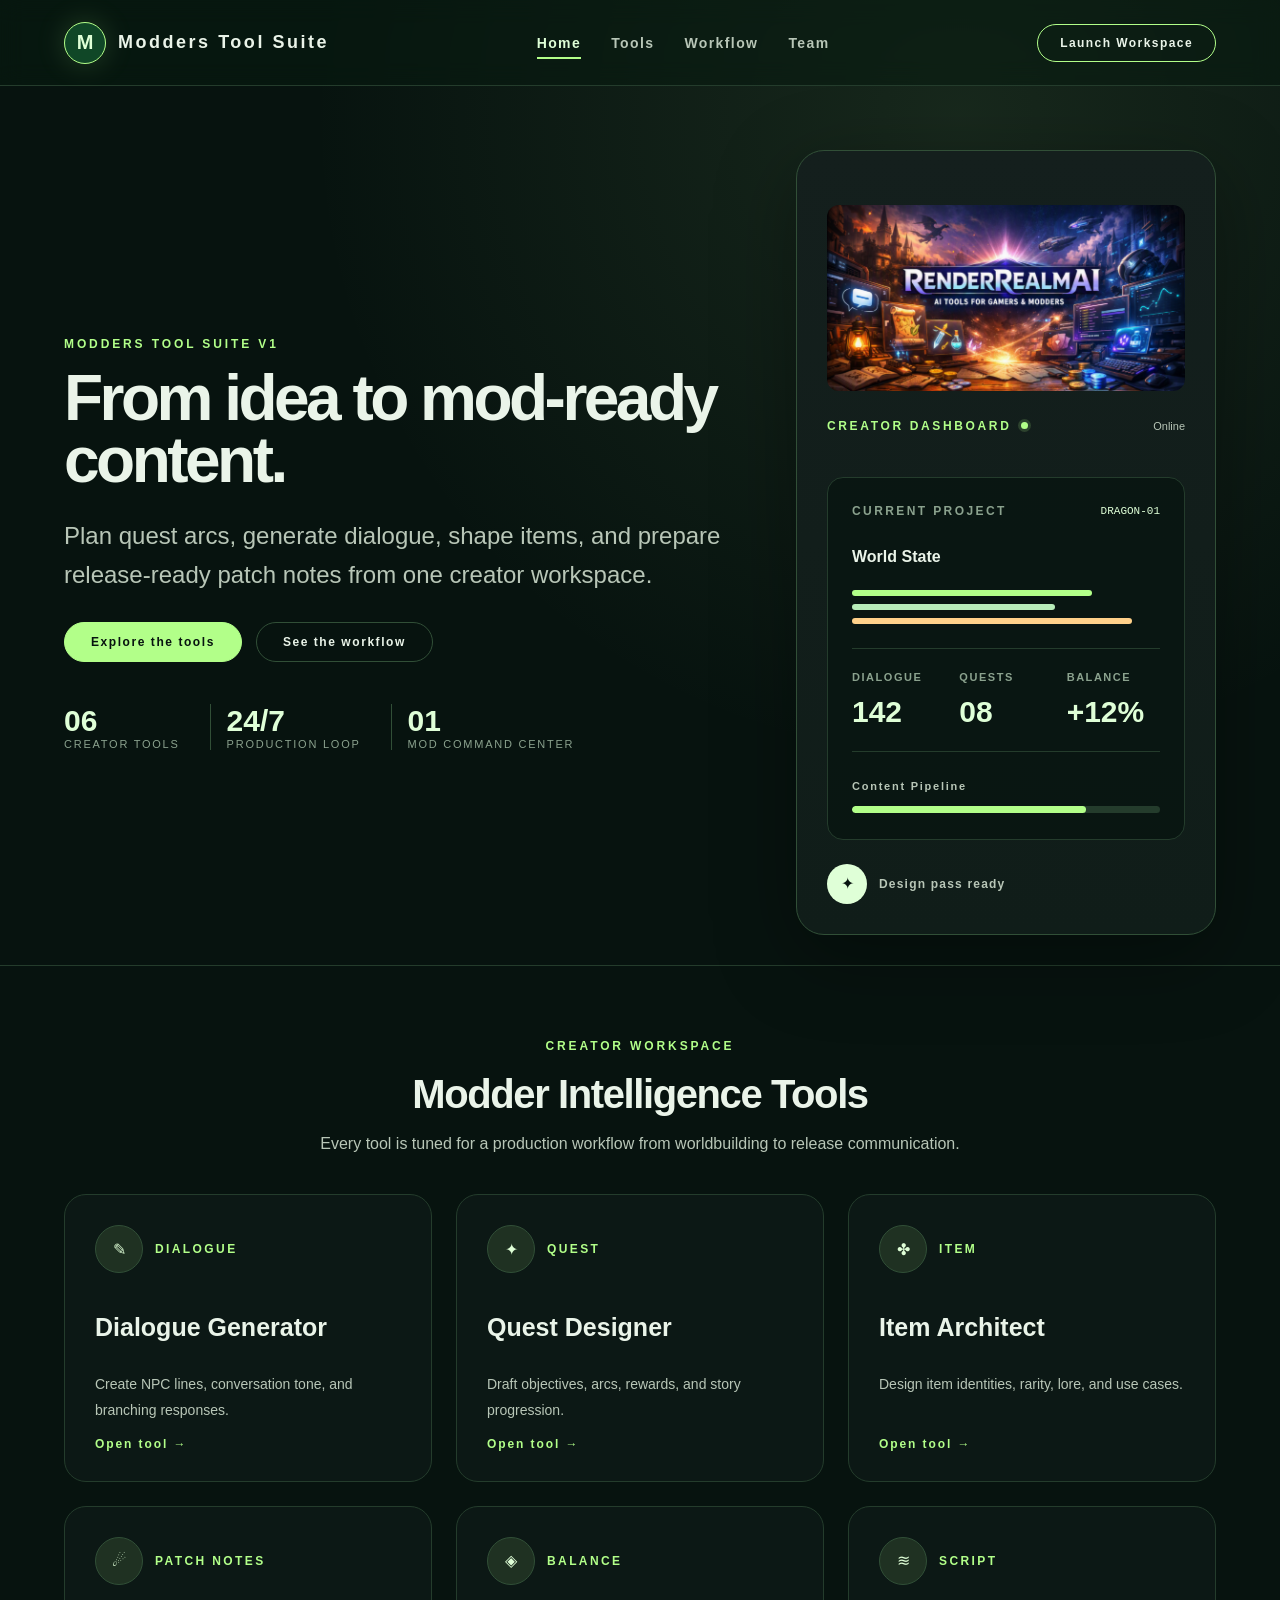
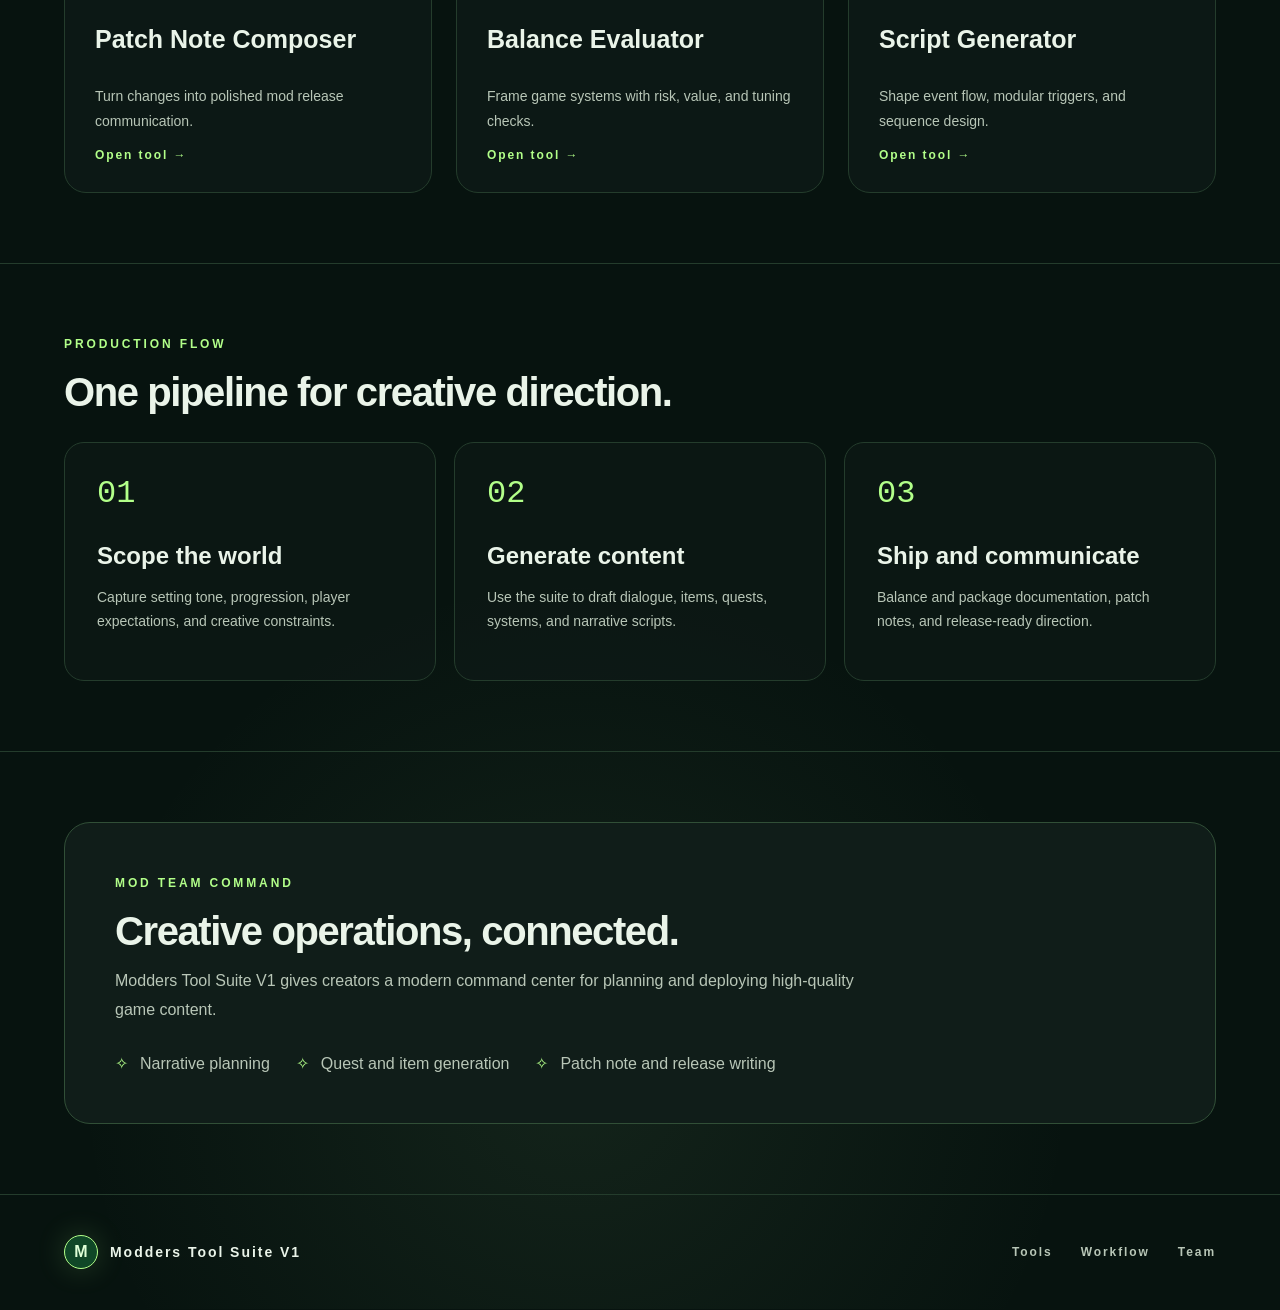
<file: frontend/index.html>
<!DOCTYPE html>
<html lang="en">
<head>
  <meta charset="UTF-8" />
  <meta name="viewport" content="width=device-width, initial-scale=1.0" />
  <title>Modders Tool Suite V1</title>
  <link rel="stylesheet" href="styles/main.css" />
</head>
<body>
  <div class="site-wrapper">
    <header class="site-header">
      <a class="brand" href="index.html">
        <span class="brand-icon">M</span>
        <span class="brand-text">Modders Tool Suite</span>
      </a>
      <nav class="main-nav">
        <a class="nav-link active" href="index.html">Home</a>
        <a class="nav-link" href="#tools">Tools</a>
        <a class="nav-link" href="#workflow">Workflow</a>
        <a class="nav-link" href="#team">Team</a>
      </nav>
      <a class="nav-cta" href="#tools">Launch Workspace</a>
    </header>

    <main>
      <section class="hero home-hero">
        <div class="hero-copy">
          <div class="section-kicker">Modders Tool Suite V1</div>
          <h1>From idea to mod-ready content.</h1>
          <p class="hero-lede">
            Plan quest arcs, generate dialogue, shape items, and prepare release-ready patch notes from one creator workspace.
          </p>
          <div class="hero-actions">
            <a class="button button-primary" href="#tools">Explore the tools</a>
            <a class="button button-secondary" href="#workflow">See the workflow</a>
          </div>
          <div class="hero-stats">
            <div class="stat-card">
              <span class="stat-value">06</span>
              <span class="stat-label">Creator tools</span>
            </div>
            <div class="stat-card">
              <span class="stat-value">24/7</span>
              <span class="stat-label">Production loop</span>
            </div>
            <div class="stat-card">
              <span class="stat-value">01</span>
              <span class="stat-label">Mod command center</span>
            </div>
          </div>
        </div>

        <aside class="hero-aside">
          <div class="hero-panel">
            <img src="/frontend/assets/home-hero.png" class="hero-img" />
            <div class="panel-top">
              <span class="panel-title">Creator Dashboard</span>
              <span class="status-dot"></span>
              <span class="panel-state">Online</span>
            </div>
            <div class="dashboard-card">
              <div class="dashboard-head">
                <span class="dashboard-heading">Current Project</span>
                <span class="dashboard-code">DRAGON-01</span>
              </div>
              <div class="project-preview">
                <span class="project-line">World State</span>
                <span class="project-bars">
                  <span style="width:78%;"></span>
                  <span style="width:66%;"></span>
                  <span style="width:91%;"></span>
                </span>
              </div>
              <div class="project-grid">
                <div>
                  <span class="mini-label">Dialogue</span>
                  <span class="mini-value">142</span>
                </div>
                <div>
                  <span class="mini-label">Quests</span>
                  <span class="mini-value">08</span>
                </div>
                <div>
                  <span class="mini-label">Balance</span>
                  <span class="mini-value">+12%</span>
                </div>
              </div>
              <div class="progress-wrap">
                <span class="progress-label">Content Pipeline</span>
                <div class="progress-bar">
                  <span class="progress-fill" style="width:76%;"></span>
                </div>
              </div>
            </div>
            <div class="floating-badge">
              <span class="badge-icon">✦</span>
              <span class="badge-copy">Design pass ready</span>
            </div>
          </div>
        </aside>
      </section>

      <section class="section tools-section" id="tools">
        <div class="section-heading centered">
          <span class="section-kicker">Creator Workspace</span>
          <h2>Modder Intelligence Tools</h2>
          <p>Every tool is tuned for a production workflow from worldbuilding to release communication.</p>
        </div>

        <div class="tool-grid">
          <article class="tool-card">
            <a class="tool-link" href="tools/dialogue.html">
              <span class="tool-card-top">
                <span class="tool-icon">✎</span>
                <span class="tool-category">Dialogue</span>
              </span>
              <h3>Dialogue Generator</h3>
              <p>Create NPC lines, conversation tone, and branching responses.</p>
              <span class="tool-arrow">Open tool →</span>
            </a>
          </article>

          <article class="tool-card">
            <a class="tool-link" href="tools/quest.html">
              <span class="tool-card-top">
                <span class="tool-icon">✦</span>
                <span class="tool-category">Quest</span>
              </span>
              <h3>Quest Designer</h3>
              <p>Draft objectives, arcs, rewards, and story progression.</p>
              <span class="tool-arrow">Open tool →</span>
            </a>
          </article>

          <article class="tool-card">
            <a class="tool-link" href="tools/item.html">
              <span class="tool-card-top">
                <span class="tool-icon">✤</span>
                <span class="tool-category">Item</span>
              </span>
              <h3>Item Architect</h3>
              <p>Design item identities, rarity, lore, and use cases.</p>
              <span class="tool-arrow">Open tool →</span>
            </a>
          </article>

          <article class="tool-card">
            <a class="tool-link" href="tools/patchnotes.html">
              <span class="tool-card-top">
                <span class="tool-icon">☄</span>
                <span class="tool-category">Patch Notes</span>
              </span>
              <h3>Patch Note Composer</h3>
              <p>Turn changes into polished mod release communication.</p>
              <span class="tool-arrow">Open tool →</span>
            </a>
          </article>

          <article class="tool-card">
            <a class="tool-link" href="tools/balance.html">
              <span class="tool-card-top">
                <span class="tool-icon">◈</span>
                <span class="tool-category">Balance</span>
              </span>
              <h3>Balance Evaluator</h3>
              <p>Frame game systems with risk, value, and tuning checks.</p>
              <span class="tool-arrow">Open tool →</span>
            </a>
          </article>

          <article class="tool-card">
            <a class="tool-link" href="tools/script.html">
              <span class="tool-card-top">
                <span class="tool-icon">≋</span>
                <span class="tool-category">Script</span>
              </span>
              <h3>Script Generator</h3>
              <p>Shape event flow, modular triggers, and sequence design.</p>
              <span class="tool-arrow">Open tool →</span>
            </a>
          </article>
        </div>
      </section>

      <section class="section workflow-section" id="workflow">
        <div class="section-heading">
          <span class="section-kicker">Production Flow</span>
          <h2>One pipeline for creative direction.</h2>
        </div>
        <div class="workflow-grid">
          <div class="workflow-step">
            <span class="flow-index">01</span>
            <h3>Scope the world</h3>
            <p>Capture setting tone, progression, player expectations, and creative constraints.</p>
          </div>
          <div class="workflow-step">
            <span class="flow-index">02</span>
            <h3>Generate content</h3>
            <p>Use the suite to draft dialogue, items, quests, systems, and narrative scripts.</p>
          </div>
          <div class="workflow-step">
            <span class="flow-index">03</span>
            <h3>Ship and communicate</h3>
            <p>Balance and package documentation, patch notes, and release-ready direction.</p>
          </div>
        </div>
      </section>

      <section class="section team-section" id="team">
        <div class="team-panel">
          <div class="section-heading">
            <span class="section-kicker">Mod Team Command</span>
            <h2>Creative operations, connected.</h2>
            <p>
              Modders Tool Suite V1 gives creators a modern command center for planning and deploying high-quality game content.
            </p>
          </div>
          <div class="feature-list">
            <div class="feature-row">
              <span class="feature-icon">✧</span>
              <span class="feature-copy">Narrative planning</span>
            </div>
            <div class="feature-row">
              <span class="feature-icon">✧</span>
              <span class="feature-copy">Quest and item generation</span>
            </div>
            <div class="feature-row">
              <span class="feature-icon">✧</span>
              <span class="feature-copy">Patch note and release writing</span>
            </div>
          </div>
        </div>
      </section>
    </main>

    <footer class="site-footer">
      <div class="footer-brand">
        <span class="brand-icon small">M</span>
        <span class="brand-text">Modders Tool Suite V1</span>
      </div>
      <div class="footer-links">
        <a href="#tools">Tools</a>
        <a href="#workflow">Workflow</a>
        <a href="#team">Team</a>
      </div>
    </footer>
  </div>
</body>
</html>
</file>
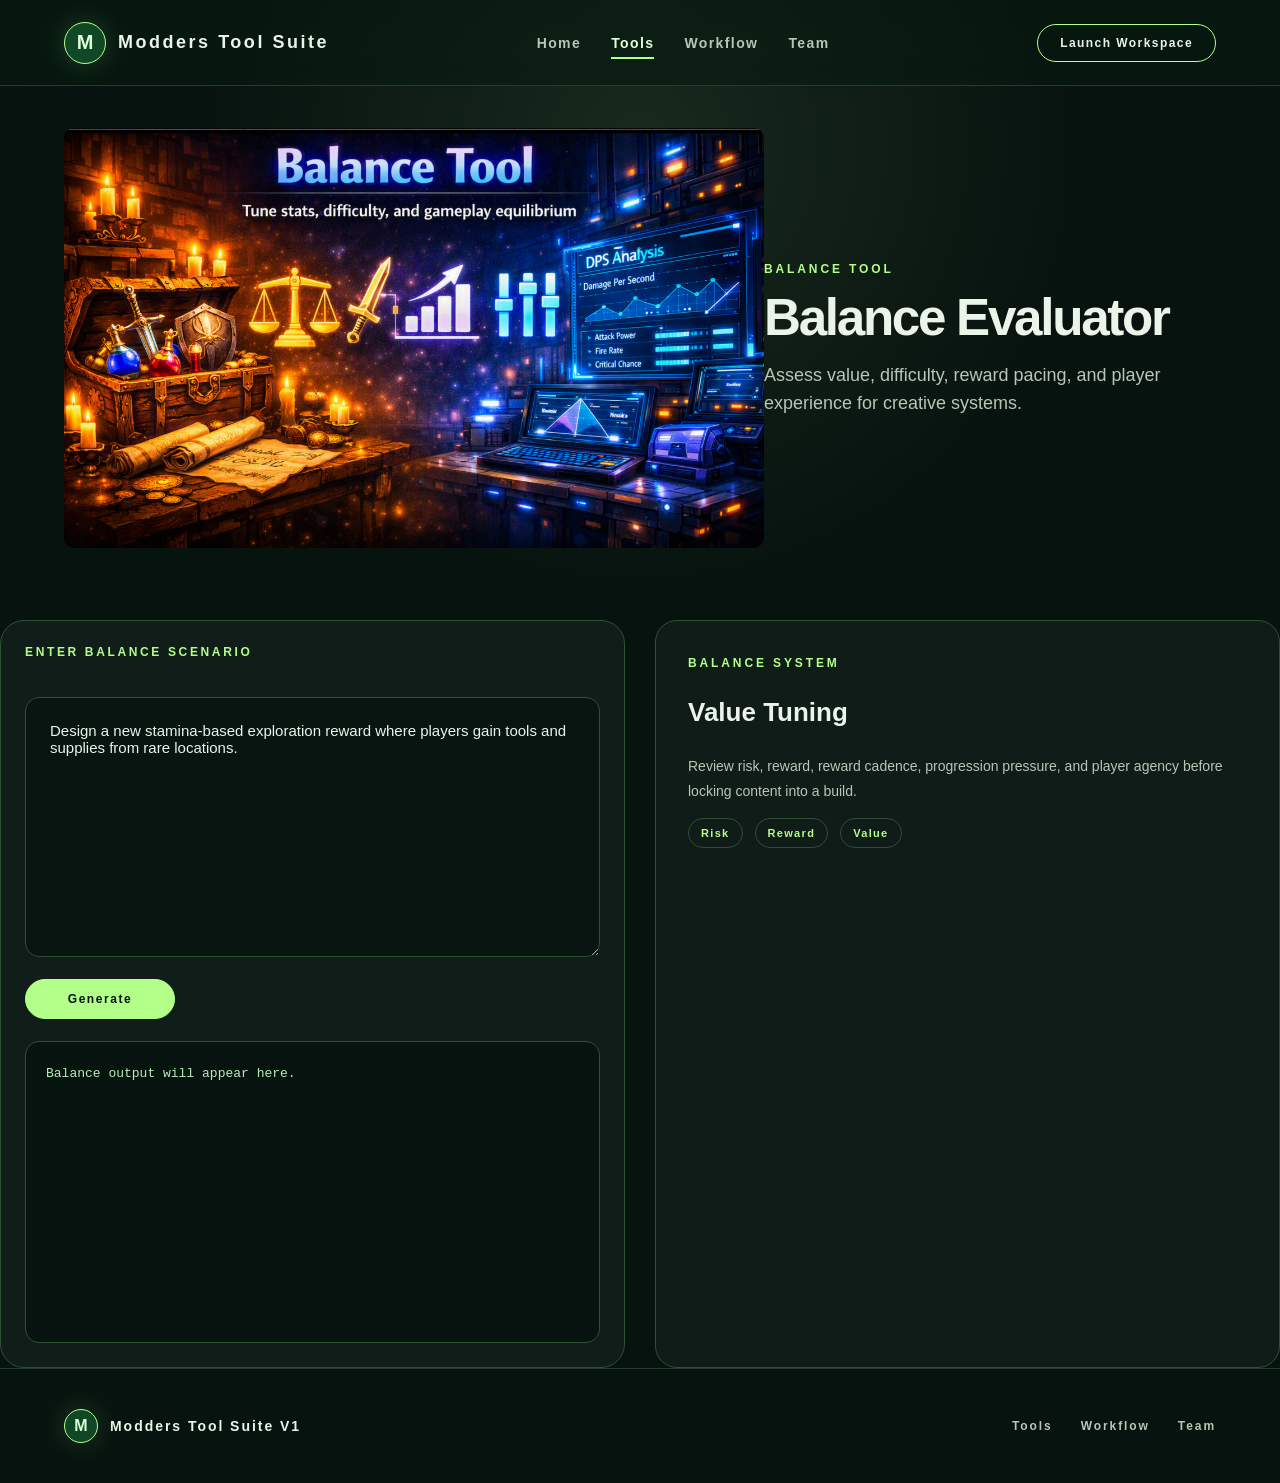
<file: frontend/tools/balance.html>
<!DOCTYPE html>
<html lang="en">
<head>
  <meta charset="UTF-8" />
  <meta name="viewport" content="width=device-width, initial-scale=1.0" />
  <title>Balance Evaluator</title>
  <link rel="stylesheet" href="../styles/main.css" />
</head>
<body class="tool-page">
  <div class="site-wrapper">
    <header class="site-header">
      <a class="brand" href="../index.html">
        <span class="brand-icon">M</span>
        <span class="brand-text">Modders Tool Suite</span>
      </a>
      <nav class="main-nav">
        <a class="nav-link" href="../index.html">Home</a>
        <a class="nav-link active" href="../index.html#tools">Tools</a>
        <a class="nav-link" href="../index.html#workflow">Workflow</a>
        <a class="nav-link" href="../index.html#team">Team</a>
      </nav>
      <a class="nav-cta" href="../index.html#tools">Launch Workspace</a>
    </header>

    <main class="tool-page-wrap">
      <section class="tool-hero-section">
        <img src="/frontend/assets/balance-hero.png" class="tool-hero">
        <div class="hero-copy">
          <span class="section-kicker">Balance Tool</span>
          <h1>Balance Evaluator</h1>
          <p class="hero-lede">Assess value, difficulty, reward pacing, and player experience for creative systems.</p>
        </div>
      </section>

      <section class="tool-layout">
        <section class="tool-form-wrap">
          <label class="form-label" for="prompt">Enter balance scenario</label>
          <div class="tool-form">
            <textarea id="prompt" placeholder="Describe a combat, quest, economy, or gameplay system you want to assess.">Design a new stamina-based exploration reward where players gain tools and supplies from rare locations.</textarea>
            <div class="form-actions">
              <button class="button button-primary" id="generate">Generate</button>
            </div>
          </div>
          <div class="output-panel">
            <pre id="output">Balance output will appear here.</pre>
          </div>
        </section>

        <aside class="tool-side-card">
          <span class="section-kicker">Balance System</span>
          <h3>Value Tuning</h3>
          <p>Review risk, reward, reward cadence, progression pressure, and player agency before locking content into a build.</p>
          <div class="side-meta">
            <span>Risk</span>
            <span>Reward</span>
            <span>Value</span>
          </div>
        </aside>
      </section>
    </main>

    <footer class="site-footer">
      <div class="footer-brand">
        <span class="brand-icon small">M</span>
        <span class="brand-text">Modders Tool Suite V1</span>
      </div>
      <div class="footer-links">
        <a href="../index.html#tools">Tools</a>
        <a href="../index.html#workflow">Workflow</a>
        <a href="../index.html#team">Team</a>
      </div>
    </footer>
  </div>

  <script>
    const generateButton = document.getElementById('generate');
    const promptInput = document.getElementById('prompt');
    const output = document.getElementById('output');

    generateButton.addEventListener('click', async () => {
      const prompt = promptInput.value.trim();
      output.textContent = 'Generating balance assessment...';

      try {
        const response = await fetch('/api/run-tool', {
          method: 'POST',
          headers: { 'Content-Type': 'application/json' },
          body: JSON.stringify({ tool: 'balance', prompt })
        });

        const data = await response.json();

        if (!response.ok) {
          output.textContent = data.error || 'Unknown error';
          return;
        }

        output.textContent = data.output;
      } catch (error) {
        output.textContent = error.message || 'Could not connect to the tool API.';
      }
    });
  </script>
</body>
</html>
</file>
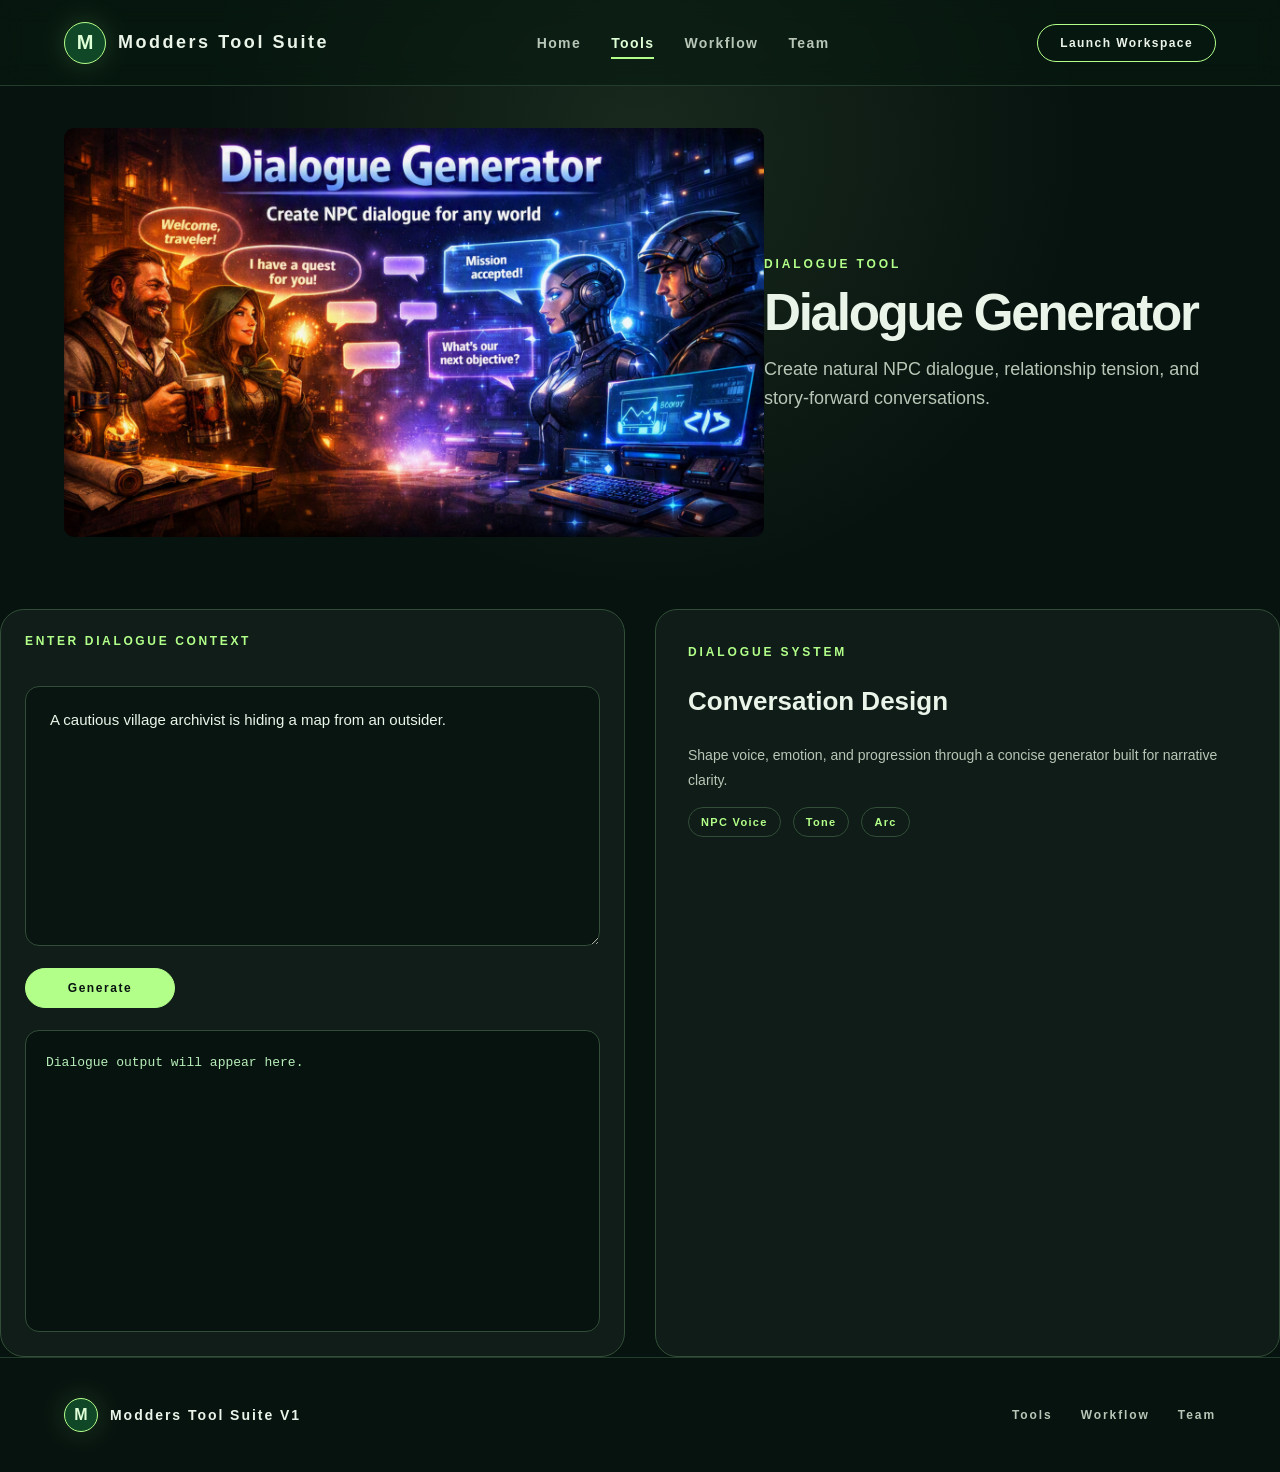
<file: frontend/tools/dialogue.html>
<!DOCTYPE html>
<html lang="en">
<head>
  <meta charset="UTF-8" />
  <meta name="viewport" content="width=device-width, initial-scale=1.0" />
  <title>Dialogue Generator</title>
  <link rel="stylesheet" href="../styles/main.css" />
</head>
<body class="tool-page">
  <div class="site-wrapper">
    <header class="site-header">
      <a class="brand" href="../index.html">
        <span class="brand-icon">M</span>
        <span class="brand-text">Modders Tool Suite</span>
      </a>
      <nav class="main-nav">
        <a class="nav-link" href="../index.html">Home</a>
        <a class="nav-link active" href="../index.html#tools">Tools</a>
        <a class="nav-link" href="../index.html#workflow">Workflow</a>
        <a class="nav-link" href="../index.html#team">Team</a>
      </nav>
      <a class="nav-cta" href="../index.html#tools">Launch Workspace</a>
    </header>

    <main class="tool-page-wrap">
      <section class="tool-hero-section">
        <img src="/frontend/assets/dialogue-hero.png" class="tool-hero">
        <div class="hero-copy">
          <span class="section-kicker">Dialogue Tool</span>
          <h1>Dialogue Generator</h1>
          <p class="hero-lede">Create natural NPC dialogue, relationship tension, and story-forward conversations.</p>
        </div>
      </section>

      <section class="tool-layout">
        <section class="tool-form-wrap">
          <label class="form-label" for="prompt">Enter dialogue context</label>
          <div class="tool-form">
            <textarea id="prompt" placeholder="Describe a character, location, mood, and the relationship or tension you want to create.">A cautious village archivist is hiding a map from an outsider.</textarea>
            <div class="form-actions">
              <button class="button button-primary" id="generate">Generate</button>
            </div>
          </div>
          <div class="output-panel">
            <pre id="output">Dialogue output will appear here.</pre>
          </div>
        </section>

        <aside class="tool-side-card">
          <span class="section-kicker">Dialogue System</span>
          <h3>Conversation Design</h3>
          <p>Shape voice, emotion, and progression through a concise generator built for narrative clarity.</p>
          <div class="side-meta">
            <span>NPC Voice</span>
            <span>Tone</span>
            <span>Arc</span>
          </div>
        </aside>
      </section>
    </main>

    <footer class="site-footer">
      <div class="footer-brand">
        <span class="brand-icon small">M</span>
        <span class="brand-text">Modders Tool Suite V1</span>
      </div>
      <div class="footer-links">
        <a href="../index.html#tools">Tools</a>
        <a href="../index.html#workflow">Workflow</a>
        <a href="../index.html#team">Team</a>
      </div>
    </footer>
  </div>

  <script>
    const generateButton = document.getElementById('generate');
    const promptInput = document.getElementById('prompt');
    const output = document.getElementById('output');

    generateButton.addEventListener('click', async () => {
      const prompt = promptInput.value.trim();
      output.textContent = 'Generating dialogue...';

      try {
        const response = await fetch('/api/run-tool', {
          method: 'POST',
          headers: { 'Content-Type': 'application/json' },
          body: JSON.stringify({ tool: 'dialogue', prompt })
        });

        const data = await response.json();

        if (!response.ok) {
          output.textContent = data.error || 'Unknown error';
          return;
        }

        output.textContent = data.output;
      } catch (error) {
        output.textContent = error.message || 'Could not connect to the tool API.';
      }
    });
  </script>
</body>
</html>
</file>
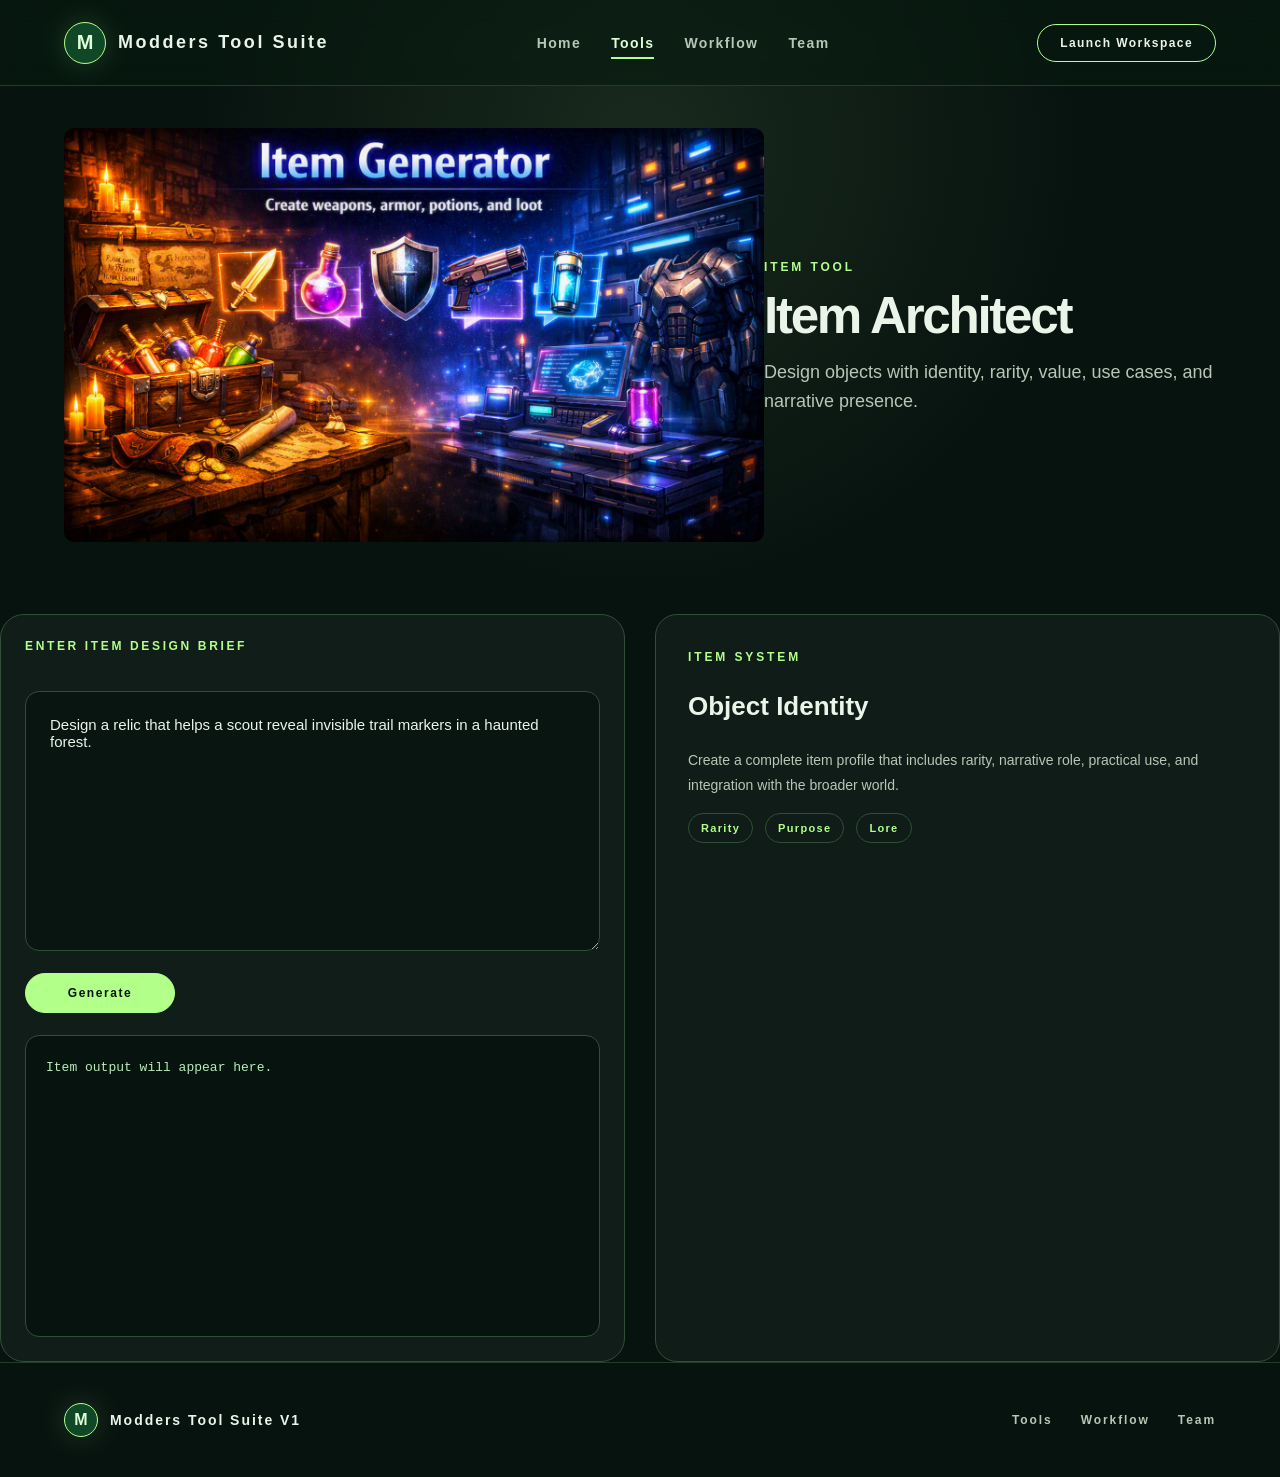
<file: frontend/tools/item.html>
<!DOCTYPE html>
<html lang="en">
<head>
  <meta charset="UTF-8" />
  <meta name="viewport" content="width=device-width, initial-scale=1.0" />
  <title>Item Architect</title>
  <link rel="stylesheet" href="../styles/main.css" />
</head>
<body class="tool-page">
  <div class="site-wrapper">
    <header class="site-header">
      <a class="brand" href="../index.html">
        <span class="brand-icon">M</span>
        <span class="brand-text">Modders Tool Suite</span>
      </a>
      <nav class="main-nav">
        <a class="nav-link" href="../index.html">Home</a>
        <a class="nav-link active" href="../index.html#tools">Tools</a>
        <a class="nav-link" href="../index.html#workflow">Workflow</a>
        <a class="nav-link" href="../index.html#team">Team</a>
      </nav>
      <a class="nav-cta" href="../index.html#tools">Launch Workspace</a>
    </header>

    <main class="tool-page-wrap">
      <section class="tool-hero-section">
        <img src="/frontend/assets/item-hero.png" class="tool-hero">
        <div class="hero-copy">
          <span class="section-kicker">Item Tool</span>
          <h1>Item Architect</h1>
          <p class="hero-lede">Design objects with identity, rarity, value, use cases, and narrative presence.</p>
        </div>
      </section>

      <section class="tool-layout">
        <section class="tool-form-wrap">
          <label class="form-label" for="prompt">Enter item design brief</label>
          <div class="tool-form">
            <textarea id="prompt" placeholder="Describe the setting, item type, rarity, the player need, and a fantasy or mechanical detail.">Design a relic that helps a scout reveal invisible trail markers in a haunted forest.</textarea>
            <div class="form-actions">
              <button class="button button-primary" id="generate">Generate</button>
            </div>
          </div>
          <div class="output-panel">
            <pre id="output">Item output will appear here.</pre>
          </div>
        </section>

        <aside class="tool-side-card">
          <span class="section-kicker">Item System</span>
          <h3>Object Identity</h3>
          <p>Create a complete item profile that includes rarity, narrative role, practical use, and integration with the broader world.</p>
          <div class="side-meta">
            <span>Rarity</span>
            <span>Purpose</span>
            <span>Lore</span>
          </div>
        </aside>
      </section>
    </main>

    <footer class="site-footer">
      <div class="footer-brand">
        <span class="brand-icon small">M</span>
        <span class="brand-text">Modders Tool Suite V1</span>
      </div>
      <div class="footer-links">
        <a href="../index.html#tools">Tools</a>
        <a href="../index.html#workflow">Workflow</a>
        <a href="../index.html#team">Team</a>
      </div>
    </footer>
  </div>

  <script>
    const generateButton = document.getElementById('generate');
    const promptInput = document.getElementById('prompt');
    const output = document.getElementById('output');

    generateButton.addEventListener('click', async () => {
      const prompt = promptInput.value.trim();
      output.textContent = 'Generating item...';

      try {
        const response = await fetch('/api/run-tool', {
          method: 'POST',
          headers: { 'Content-Type': 'application/json' },
          body: JSON.stringify({ tool: 'item', prompt })
        });

        const data = await response.json();

        if (!response.ok) {
          output.textContent = data.error || 'Unknown error';
          return;
        }

        output.textContent = data.output;
      } catch (error) {
        output.textContent = error.message || 'Could not connect to the tool API.';
      }
    });
  </script>
</body>
</html>
</file>
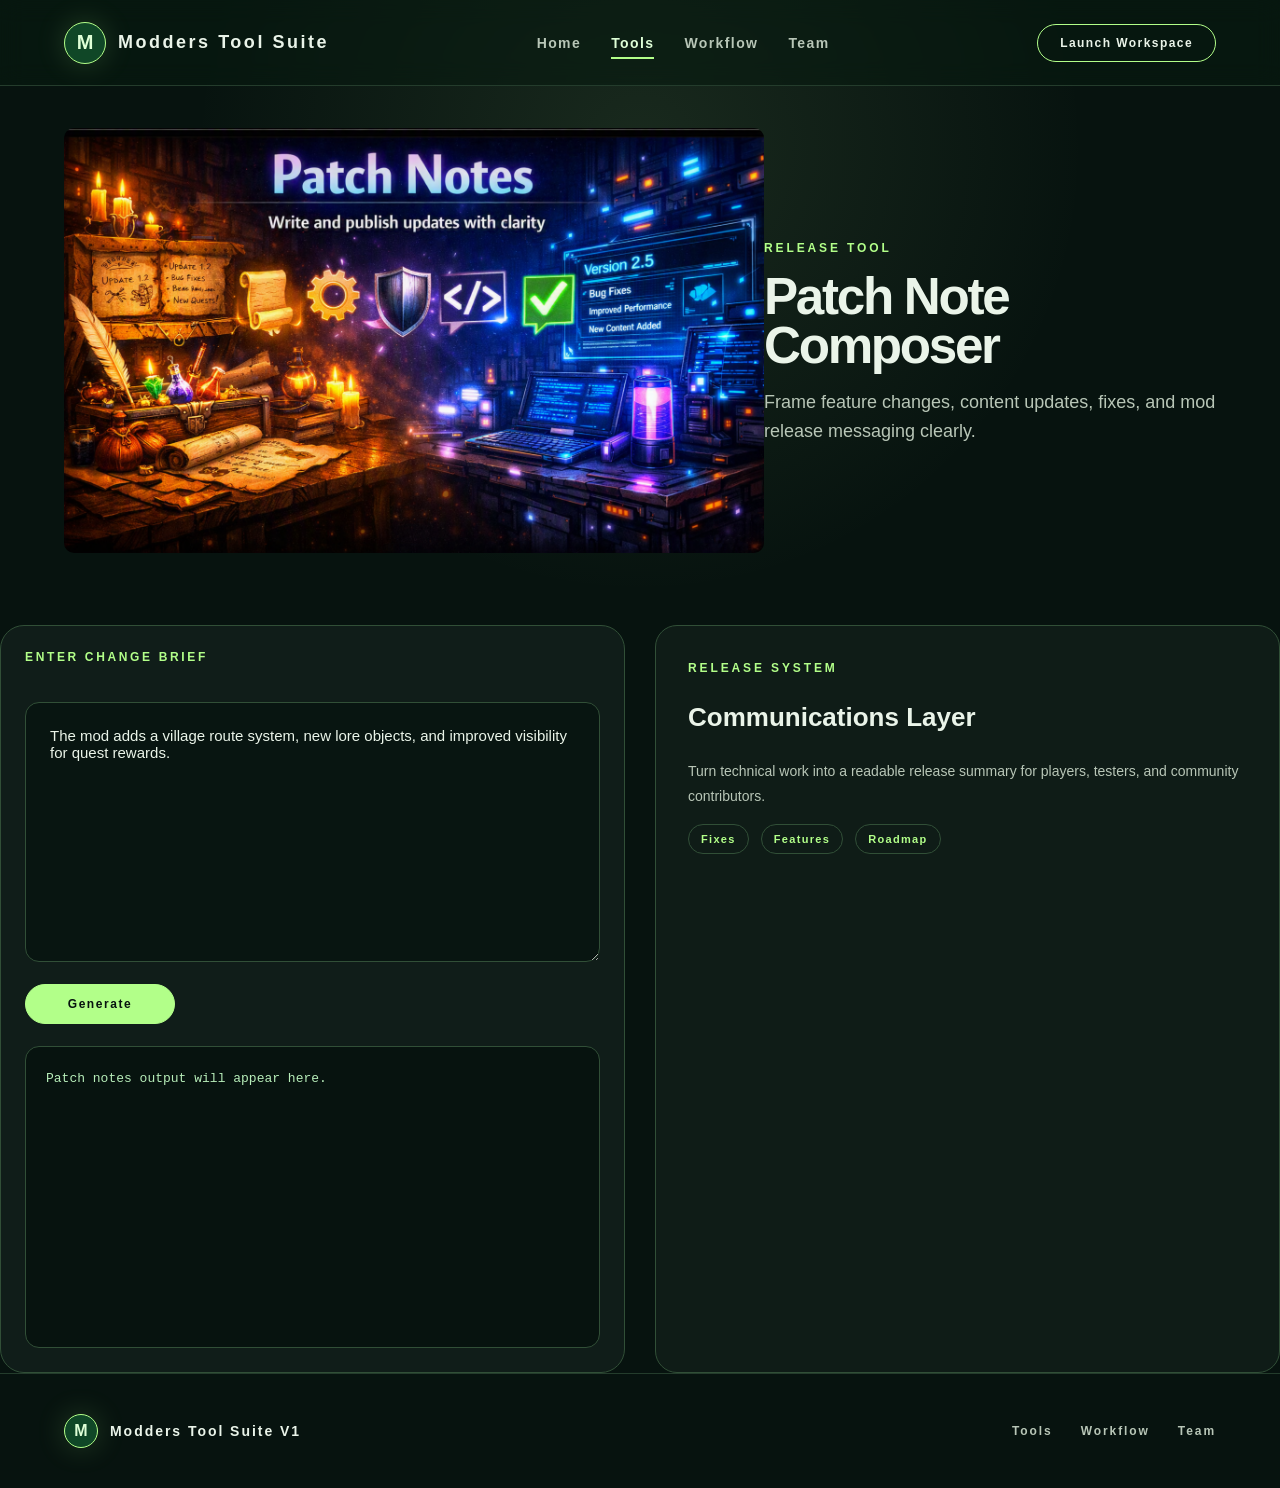
<file: frontend/tools/patchnotes.html>
<!DOCTYPE html>
<html lang="en">
<head>
  <meta charset="UTF-8" />
  <meta name="viewport" content="width=device-width, initial-scale=1.0" />
  <title>Patch Notes Composer</title>
  <link rel="stylesheet" href="../styles/main.css" />
</head>
<body class="tool-page">
  <div class="site-wrapper">
    <header class="site-header">
      <a class="brand" href="../index.html">
        <span class="brand-icon">M</span>
        <span class="brand-text">Modders Tool Suite</span>
      </a>
      <nav class="main-nav">
        <a class="nav-link" href="../index.html">Home</a>
        <a class="nav-link active" href="../index.html#tools">Tools</a>
        <a class="nav-link" href="../index.html#workflow">Workflow</a>
        <a class="nav-link" href="../index.html#team">Team</a>
      </nav>
      <a class="nav-cta" href="../index.html#tools">Launch Workspace</a>
    </header>

    <main class="tool-page-wrap">
      <section class="tool-hero-section">
        <img src="/frontend/assets/patchnotes-hero.png" class="tool-hero">
        <div class="hero-copy">
          <span class="section-kicker">Release Tool</span>
          <h1>Patch Note Composer</h1>
          <p class="hero-lede">Frame feature changes, content updates, fixes, and mod release messaging clearly.</p>
        </div>
      </section>

      <section class="tool-layout">
        <section class="tool-form-wrap">
          <label class="form-label" for="prompt">Enter change brief</label>
          <div class="tool-form">
            <textarea id="prompt" placeholder="Describe the release scope, new systems, bug fixes, and key mod changes.">The mod adds a village route system, new lore objects, and improved visibility for quest rewards.</textarea>
            <div class="form-actions">
              <button class="button button-primary" id="generate">Generate</button>
            </div>
          </div>
          <div class="output-panel">
            <pre id="output">Patch notes output will appear here.</pre>
          </div>
        </section>

        <aside class="tool-side-card">
          <span class="section-kicker">Release System</span>
          <h3>Communications Layer</h3>
          <p>Turn technical work into a readable release summary for players, testers, and community contributors.</p>
          <div class="side-meta">
            <span>Fixes</span>
            <span>Features</span>
            <span>Roadmap</span>
          </div>
        </aside>
      </section>
    </main>

    <footer class="site-footer">
      <div class="footer-brand">
        <span class="brand-icon small">M</span>
        <span class="brand-text">Modders Tool Suite V1</span>
      </div>
      <div class="footer-links">
        <a href="../index.html#tools">Tools</a>
        <a href="../index.html#workflow">Workflow</a>
        <a href="../index.html#team">Team</a>
      </div>
    </footer>
  </div>

  <script>
    const generateButton = document.getElementById('generate');
    const promptInput = document.getElementById('prompt');
    const output = document.getElementById('output');

    generateButton.addEventListener('click', async () => {
      const prompt = promptInput.value.trim();
      output.textContent = 'Generating patch notes...';

      try {
        const response = await fetch('/api/run-tool', {
          method: 'POST',
          headers: { 'Content-Type': 'application/json' },
          body: JSON.stringify({ tool: 'patchnotes', prompt })
        });

        const data = await response.json();

        if (!response.ok) {
          output.textContent = data.error || 'Unknown error';
          return;
        }

        output.textContent = data.output;
      } catch (error) {
        output.textContent = error.message || 'Could not connect to the tool API.';
      }
    });
  </script>
</body>
</html>
</file>
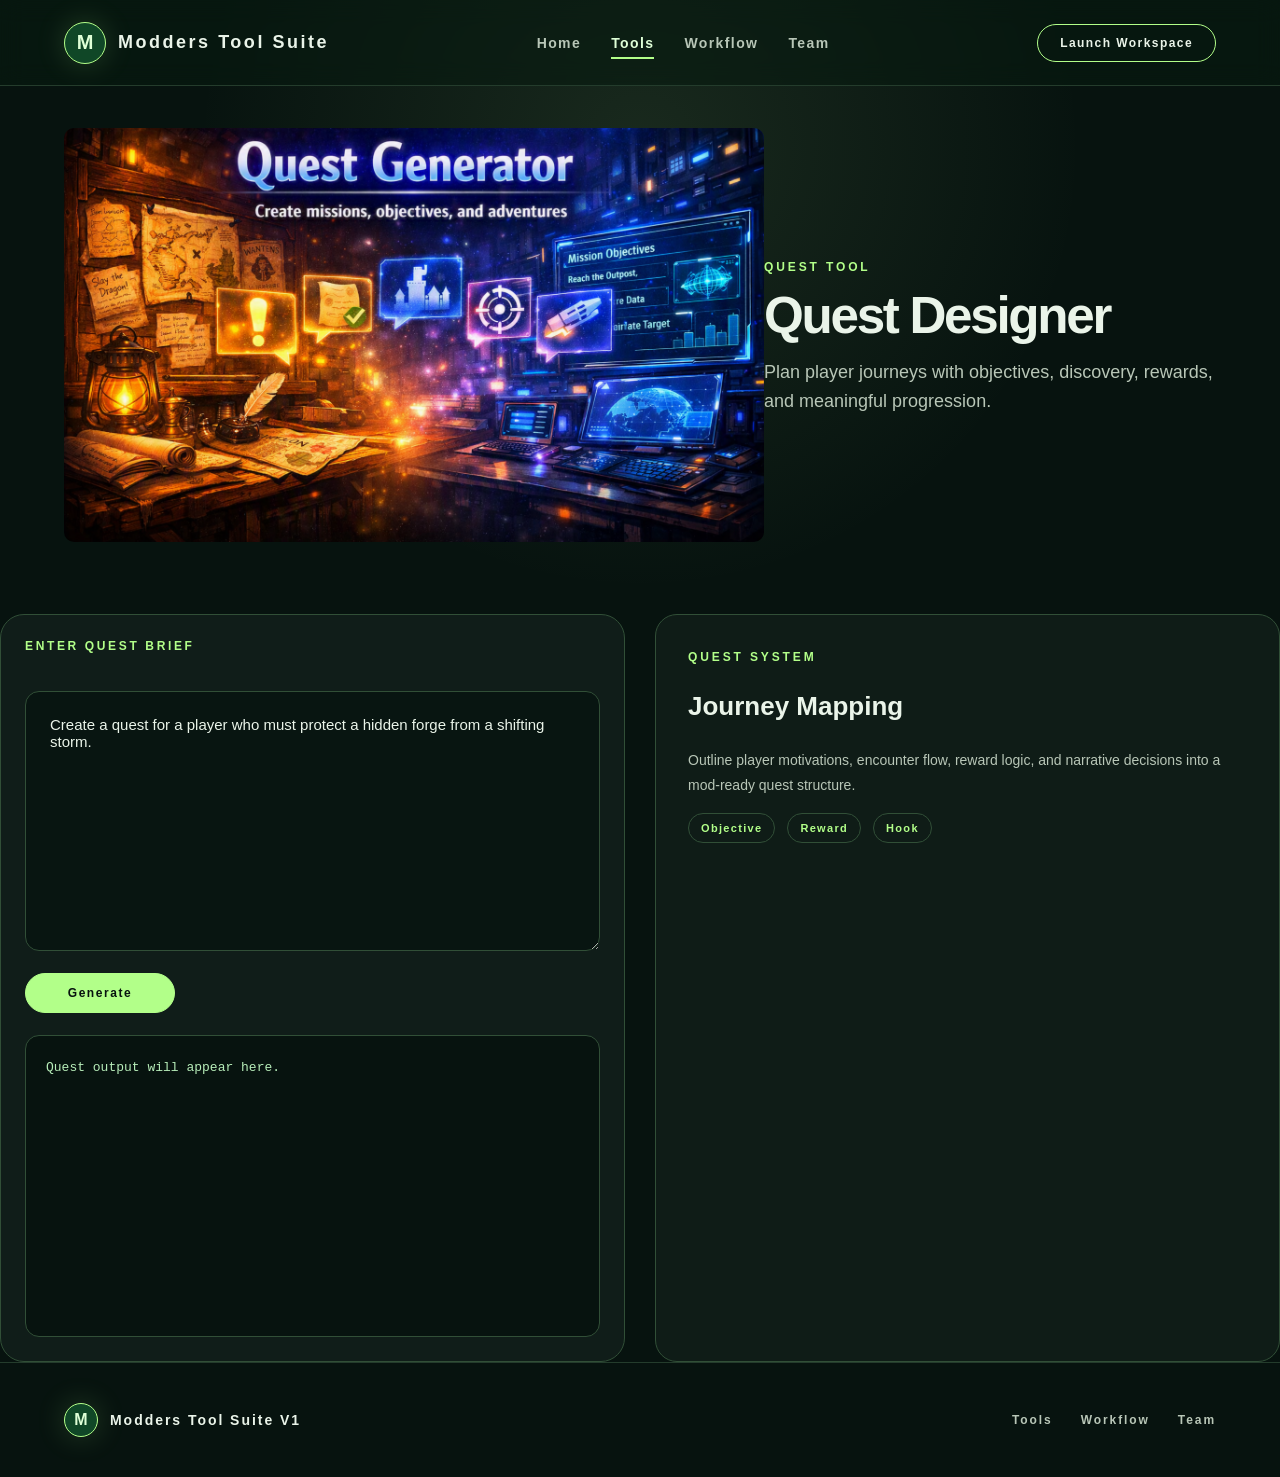
<file: frontend/tools/quest.html>
<!DOCTYPE html>
<html lang="en">
<head>
  <meta charset="UTF-8" />
  <meta name="viewport" content="width=device-width, initial-scale=1.0" />
  <title>Quest Designer</title>
  <link rel="stylesheet" href="../styles/main.css" />
</head>
<body class="tool-page">
  <div class="site-wrapper">
    <header class="site-header">
      <a class="brand" href="../index.html">
        <span class="brand-icon">M</span>
        <span class="brand-text">Modders Tool Suite</span>
      </a>
      <nav class="main-nav">
        <a class="nav-link" href="../index.html">Home</a>
        <a class="nav-link active" href="../index.html#tools">Tools</a>
        <a class="nav-link" href="../index.html#workflow">Workflow</a>
        <a class="nav-link" href="../index.html#team">Team</a>
      </nav>
      <a class="nav-cta" href="../index.html#tools">Launch Workspace</a>
    </header>

    <main class="tool-page-wrap">
      <section class="tool-hero-section">
        <img src="/frontend/assets/quest-hero.png" class="tool-hero">
        <div class="hero-copy">
          <span class="section-kicker">Quest Tool</span>
          <h1>Quest Designer</h1>
          <p class="hero-lede">Plan player journeys with objectives, discovery, rewards, and meaningful progression.</p>
        </div>
      </section>

      <section class="tool-layout">
        <section class="tool-form-wrap">
          <label class="form-label" for="prompt">Enter quest brief</label>
          <div class="tool-form">
            <textarea id="prompt" placeholder="Describe the setting, objective, player motivation, and the experience you want to create.">Create a quest for a player who must protect a hidden forge from a shifting storm.</textarea>
            <div class="form-actions">
              <button class="button button-primary" id="generate">Generate</button>
            </div>
          </div>
          <div class="output-panel">
            <pre id="output">Quest output will appear here.</pre>
          </div>
        </section>

        <aside class="tool-side-card">
          <span class="section-kicker">Quest System</span>
          <h3>Journey Mapping</h3>
          <p>Outline player motivations, encounter flow, reward logic, and narrative decisions into a mod-ready quest structure.</p>
          <div class="side-meta">
            <span>Objective</span>
            <span>Reward</span>
            <span>Hook</span>
          </div>
        </aside>
      </section>
    </main>

    <footer class="site-footer">
      <div class="footer-brand">
        <span class="brand-icon small">M</span>
        <span class="brand-text">Modders Tool Suite V1</span>
      </div>
      <div class="footer-links">
        <a href="../index.html#tools">Tools</a>
        <a href="../index.html#workflow">Workflow</a>
        <a href="../index.html#team">Team</a>
      </div>
    </footer>
  </div>

  <script>
    const generateButton = document.getElementById('generate');
    const promptInput = document.getElementById('prompt');
    const output = document.getElementById('output');

    generateButton.addEventListener('click', async () => {
      const prompt = promptInput.value.trim();
      output.textContent = 'Generating quest...';

      try {
        const response = await fetch('/api/run-tool', {
          method: 'POST',
          headers: { 'Content-Type': 'application/json' },
          body: JSON.stringify({ tool: 'quest', prompt })
        });

        const data = await response.json();

        if (!response.ok) {
          output.textContent = data.error || 'Unknown error';
          return;
        }

        output.textContent = data.output;
      } catch (error) {
        output.textContent = error.message || 'Could not connect to the tool API.';
      }
    });
  </script>
</body>
</html>
</file>
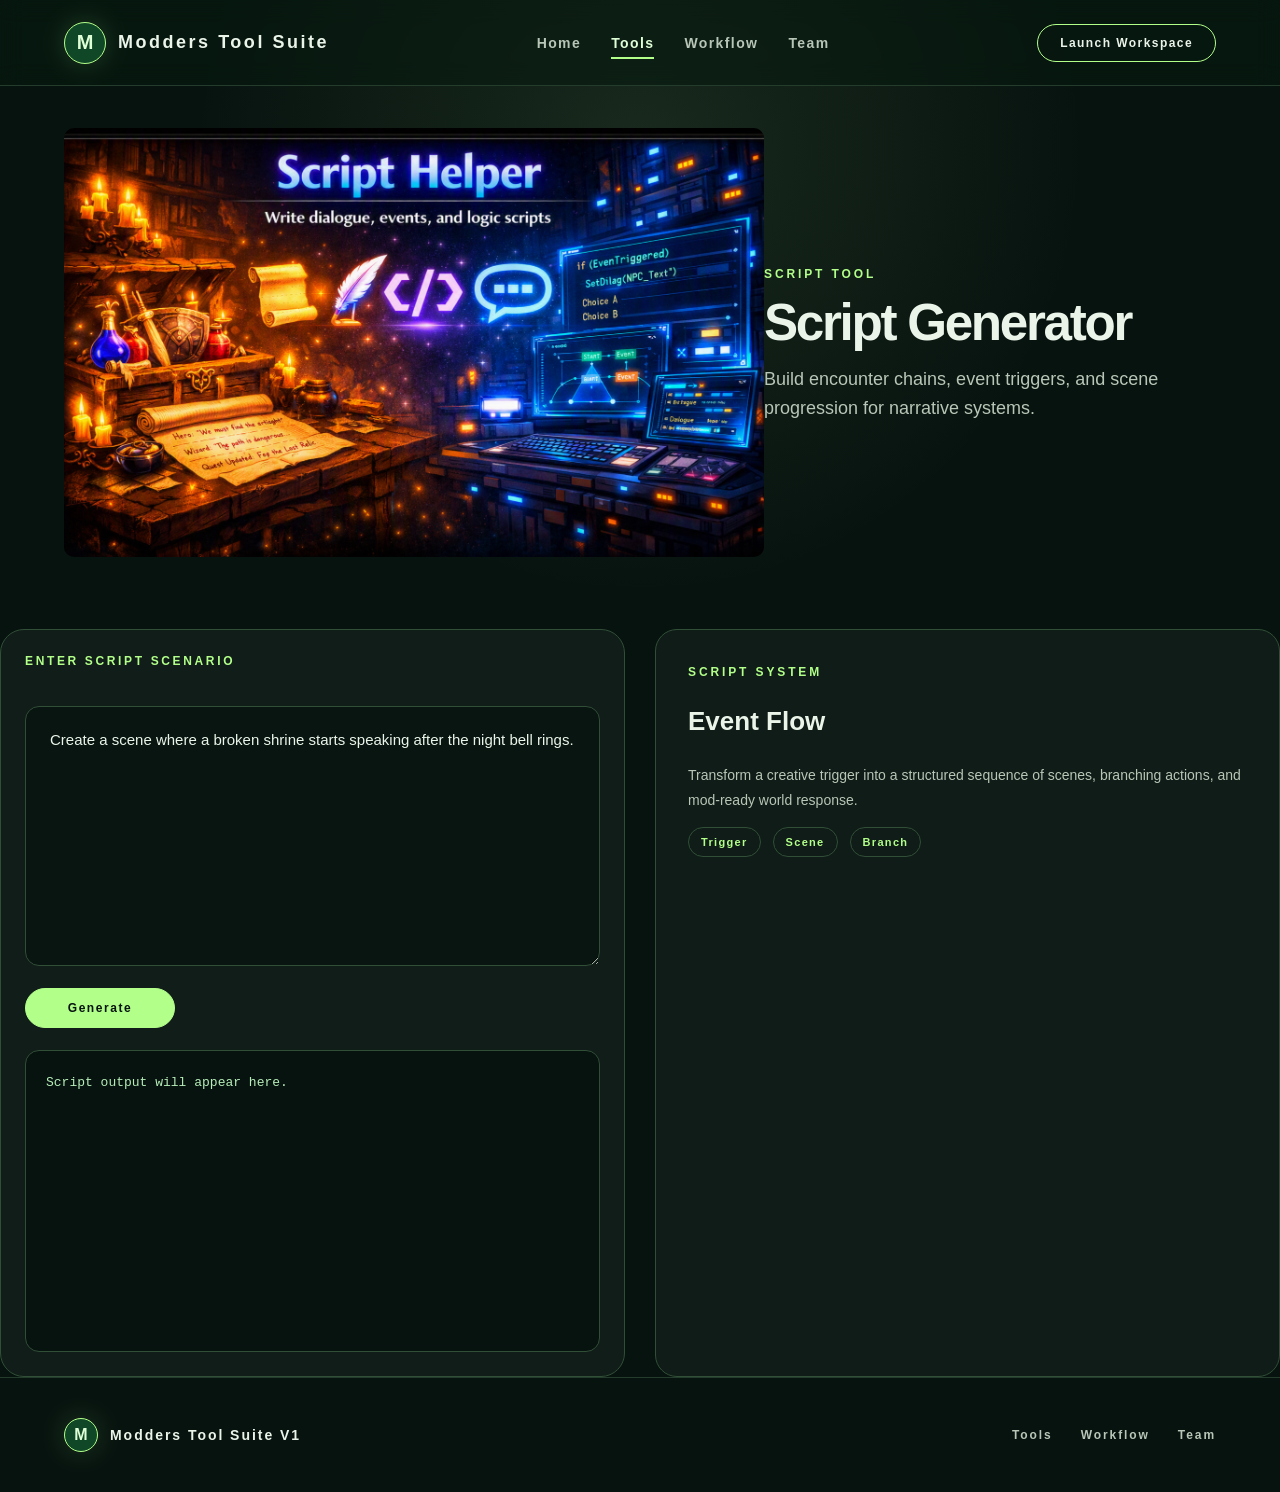
<file: frontend/tools/script.html>
<!DOCTYPE html>
<html lang="en">
<head>
  <meta charset="UTF-8" />
  <meta name="viewport" content="width=device-width, initial-scale=1.0" />
  <title>Script Generator</title>
  <link rel="stylesheet" href="../styles/main.css" />
</head>
<body class="tool-page">
  <div class="site-wrapper">
    <header class="site-header">
      <a class="brand" href="../index.html">
        <span class="brand-icon">M</span>
        <span class="brand-text">Modders Tool Suite</span>
      </a>
      <nav class="main-nav">
        <a class="nav-link" href="../index.html">Home</a>
        <a class="nav-link active" href="../index.html#tools">Tools</a>
        <a class="nav-link" href="../index.html#workflow">Workflow</a>
        <a class="nav-link" href="../index.html#team">Team</a>
      </nav>
      <a class="nav-cta" href="../index.html#tools">Launch Workspace</a>
    </header>

    <main class="tool-page-wrap">
      <section class="tool-hero-section">
        <img src="/frontend/assets/script-hero.png" class="tool-hero">
        <div class="hero-copy">
          <span class="section-kicker">Script Tool</span>
          <h1>Script Generator</h1>
          <p class="hero-lede">Build encounter chains, event triggers, and scene progression for narrative systems.</p>
        </div>
      </section>

      <section class="tool-layout">
        <section class="tool-form-wrap">
          <label class="form-label" for="prompt">Enter script scenario</label>
          <div class="tool-form">
            <textarea id="prompt" placeholder="Describe the event, trigger, optional player response, and story state.">Create a scene where a broken shrine starts speaking after the night bell rings.</textarea>
            <div class="form-actions">
              <button class="button button-primary" id="generate">Generate</button>
            </div>
          </div>
          <div class="output-panel">
            <pre id="output">Script output will appear here.</pre>
          </div>
        </section>

        <aside class="tool-side-card">
          <span class="section-kicker">Script System</span>
          <h3>Event Flow</h3>
          <p>Transform a creative trigger into a structured sequence of scenes, branching actions, and mod-ready world response.</p>
          <div class="side-meta">
            <span>Trigger</span>
            <span>Scene</span>
            <span>Branch</span>
          </div>
        </aside>
      </section>
    </main>

    <footer class="site-footer">
      <div class="footer-brand">
        <span class="brand-icon small">M</span>
        <span class="brand-text">Modders Tool Suite V1</span>
      </div>
      <div class="footer-links">
        <a href="../index.html#tools">Tools</a>
        <a href="../index.html#workflow">Workflow</a>
        <a href="../index.html#team">Team</a>
      </div>
    </footer>
  </div>

  <script>
    const generateButton = document.getElementById('generate');
    const promptInput = document.getElementById('prompt');
    const output = document.getElementById('output');

    generateButton.addEventListener('click', async () => {
      const prompt = promptInput.value.trim();
      output.textContent = 'Generating script...';

      try {
        const response = await fetch('/api/run-tool', {
          method: 'POST',
          headers: { 'Content-Type': 'application/json' },
          body: JSON.stringify({ tool: 'script', prompt })
        });

        const data = await response.json();

        if (!response.ok) {
          output.textContent = data.error || 'Unknown error';
          return;
        }

        output.textContent = data.output;
      } catch (error) {
        output.textContent = error.message || 'Could not connect to the tool API.';
      }
    });
  </script>
</body>
</html>
</file>
<file: frontend/styles/main.css>
:root {
  --page-bg: #07130f;
  --page-bg-soft: #0d221d;
  --panel-bg: #101d19;
  --panel-soft: #141f1d;
  --text: #eaf4e9;
  --muted: #b8c6b7;
  --muted-soft: #8ba28e;
  --line: #243c2c;
  --line-soft: #314f37;
  --brand: #b2ff89;
  --brand-deep: #9ae070;
  --brand-light: #dfffd7;
  --lime: #c8ff73;
  --sage: #b7edb9;
  --sage-dark: #104727;
  --steel: #afb3a5;
  --warning: #ffd18a;
  --danger: #ffb3a3;
  --shadow: rgba(0, 0, 0, 0.35);
  --font: "Inter", "Segoe UI", "Roboto", Arial, sans-serif;
  --mono: "Roboto Mono", "Consolas", monospace;
}

* {
  box-sizing: border-box;
}

body {
  margin: 0;
  color: var(--text);
  background:
    radial-gradient(circle at 75% 4%, rgba(147, 196, 127, 0.12), transparent 22%),
    radial-gradient(circle at 45% 92%, rgba(129, 180, 125, 0.10), transparent 18%),
    var(--page-bg);
  font-family: var(--font);
  min-height: 100vh;
}

body.tool-page {
  background:
    radial-gradient(circle at 50% 10%, rgba(156, 205, 135, 0.12), transparent 30%),
    var(--page-bg);
}

.site-wrapper {
  max-width: 1440px;
  margin: 0 auto;
}

.site-header {
  width: 100%;
  min-height: 86px;
  padding: 0 64px;
  display: flex;
  align-items: center;
  justify-content: space-between;
  border-bottom: 1px solid var(--line);
  background-color: rgba(8, 26, 17, 0.58);
  backdrop-filter: blur(12px);
  position: sticky;
  top: 0;
  z-index: 10;
}

.brand {
  display: flex;
  align-items: center;
  gap: 12px;
  color: var(--text);
  text-decoration: none;
}

.brand-icon {
  width: 42px;
  height: 42px;
  border-radius: 50%;
  border: 1px solid var(--brand);
  display: flex;
  align-items: center;
  justify-content: center;
  font-weight: 800;
  font-size: 20px;
  color: var(--brand-light);
  background: var(--sage-dark);
  box-shadow: 0 0 30px rgba(178, 255, 137, 0.18);
}

.brand-icon.small {
  width: 34px;
  height: 34px;
  font-size: 16px;
}

.brand-text {
  font-size: 18px;
  font-weight: 800;
  letter-spacing: 0.14em;
  white-space: nowrap;
}

.main-nav {
  display: flex;
  align-items: center;
  gap: 30px;
}

.nav-link {
  color: var(--muted);
  font-size: 14px;
  font-weight: 700;
  text-decoration: none;
  letter-spacing: 0.10em;
  position: relative;
}

.nav-link::after {
  content: "";
  position: absolute;
  left: 0;
  bottom: -8px;
  width: 0;
  height: 2px;
  background: var(--brand);
  transition: width 0.2s ease;
}

.nav-link:hover,
.nav-link.active {
  color: var(--brand-light);
}

.nav-link:hover::after,
.nav-link.active::after {
  width: 100%;
}

.nav-cta {
  padding: 11px 22px;
  border-radius: 22px;
  text-decoration: none;
  color: var(--text);
  border: 1px solid var(--brand);
  font-weight: 700;
  font-size: 12px;
  letter-spacing: 0.12em;
  background: transparent;
}

.hero {
  padding: 54px 64px 30px;
  min-height: 460px;
  display: grid;
  grid-template-columns: minmax(620px, 1.8fr) minmax(420px, 1fr);
  gap: 48px;
  align-items: center;
}

.home-hero {
  padding-top: 64px;
}

.hero-copy {
  max-width: 720px;
}

.hero-copy h1 {
  margin: 16px 0 26px;
  font-size: clamp(56px, 5vw, 88px);
  line-height: 0.96;
  color: var(--text);
  font-weight: 900;
  letter-spacing: -0.055em;
}

.hero-lede {
  color: var(--muted);
  font-size: clamp(18px, 2vw, 24px);
  line-height: 1.6;
  max-width: 680px;
}

.section-kicker {
  display: inline-block;
  color: var(--brand);
  font-size: 12px;
  font-weight: 800;
  line-height: 1;
  letter-spacing: 0.24em;
  text-transform: uppercase;
}

.hero-actions {
  margin-top: 28px;
  display: flex;
  align-items: center;
  gap: 14px;
}

.button {
  min-width: 150px;
  padding: 12px 26px;
  border-radius: 999px;
  font-size: 12px;
  font-weight: 800;
  letter-spacing: 0.13em;
  display: inline-flex;
  align-items: center;
  justify-content: center;
  text-decoration: none;
  border: 1px solid var(--line-soft);
  transition: transform 0.2s ease, border-color 0.2s ease, box-shadow 0.2s ease;
}

.button-primary {
  background: var(--brand);
  color: var(--page-bg);
  border-color: var(--brand);
}

.button-secondary {
  background: transparent;
  border-color: var(--line-soft);
  color: var(--text);
}

.button-primary:hover,
.button-secondary:hover {
  transform: translateY(-2px);
}

.hero-stats {
  margin-top: 42px;
  display: flex;
  gap: 30px;
  align-items: center;
}

.stat-card {
  border-left: 1px solid var(--line-soft);
  padding-left: 16px;
}

.stat-card:first-child {
  border-left: none;
  padding-left: 0;
}

.stat-value {
  display: block;
  color: var(--brand-light);
  font-size: 30px;
  font-weight: 900;
  line-height: 1.15;
}

.stat-label {
  display: block;
  font-size: 11px;
  color: var(--muted-soft);
  text-transform: uppercase;
  letter-spacing: 0.16em;
}

.hero-aside {
  display: flex;
  align-items: center;
  justify-content: center;
}

.hero-panel {
  background: linear-gradient(180deg, var(--panel-soft), var(--panel-bg));
  border: 1px solid var(--line-soft);
  border-radius: 28px;
  width: min(420px, 100%);
  padding: 30px;
  box-shadow: 0 22px 80px var(--shadow);
  position: relative;
}

.panel-top {
  display: flex;
  align-items: center;
  gap: 10px;
}

.panel-title {
  color: var(--brand);
  font-size: 12px;
  font-weight: 800;
  letter-spacing: 0.22em;
  text-transform: uppercase;
}

.panel-state {
  margin-left: auto;
  color: var(--muted);
  font-size: 11px;
}

.status-dot {
  width: 7px;
  height: 7px;
  background: var(--brand);
  border-radius: 50%;
  box-shadow: 0 0 0 3px rgba(178,255,137,0.16);
}

.dashboard-card {
  margin-top: 44px;
  background: rgba(7, 19, 15, 0.7);
  padding: 26px 24px;
  border-radius: 16px;
  border: 1px solid var(--line);
}

.dashboard-head {
  display: flex;
  align-items: center;
  justify-content: space-between;
}

.dashboard-heading {
  font-size: 12px;
  color: var(--muted-soft);
  font-weight: 800;
  letter-spacing: 0.20em;
  text-transform: uppercase;
}

.dashboard-code {
  color: var(--brand-light);
  font-size: 11px;
  font-family: var(--mono);
}

.project-preview {
  margin-top: 30px;
  padding-bottom: 24px;
}

.project-line {
  color: var(--text);
  font-weight: 800;
}

.project-bars {
  display: flex;
  align-items: center;
  gap: 8px;
  flex-wrap: wrap;
  margin-top: 24px;
}

.project-bars span {
  display: block;
  height: 6px;
  border-radius: 8px;
  background: var(--line-soft);
  width: 100%;
}

.project-bars span:nth-child(1) {
  background: var(--brand);
}

.project-bars span:nth-child(2) {
  background: var(--sage);
}

.project-bars span:nth-child(3) {
  background: var(--warning);
}

.project-grid {
  display: grid;
  grid-template-columns: repeat(3, 1fr);
  gap: 14px;
  border-top: 1px solid var(--line);
  border-bottom: 1px solid var(--line);
  padding: 22px 0;
}

.mini-label {
  display: block;
  color: var(--muted-soft);
  font-size: 11px;
  font-weight: 700;
  letter-spacing: 0.14em;
  text-transform: uppercase;
}

.mini-value {
  display: block;
  margin-top: 12px;
  color: var(--brand-light);
  font-size: 30px;
  font-weight: 900;
}

.progress-wrap {
  margin-top: 24px;
}

.progress-label {
  color: var(--muted);
  font-size: 11px;
  font-weight: 700;
  letter-spacing: 0.16em;
}

.progress-bar {
  margin-top: 12px;
  height: 7px;
  border-radius: 20px;
  background: var(--line);
  overflow: hidden;
}

.progress-fill {
  display: block;
  height: 100%;
  background: var(--brand);
  border-radius: 20px;
}

.floating-badge {
  margin-top: 24px;
  display: flex;
  align-items: center;
  gap: 12px;
}

.badge-icon {
  width: 40px;
  height: 40px;
  border-radius: 50%;
  display: flex;
  align-items: center;
  justify-content: center;
  background: var(--brand-light);
  color: var(--page-bg);
}

.badge-copy {
  color: var(--muted);
  font-size: 12px;
  font-weight: 700;
  letter-spacing: 0.10em;
}

.hero-img {
  width: 100%;
  max-width: 900px;
  border-radius: 12px;
  margin: 24px 0;
}

.tool-hero {
  width: 100%;
  max-width: 700px;
  border-radius: 10px;
  margin-bottom: 20px;
}

.tool-hero-section {
  padding: 42px 64px 28px;
  min-height: 260px;
  display: flex;
  align-items: center;
  justify-content: center;
  margin-bottom: 24px;
}

.section {
  padding: 70px 64px;
}

.section-heading {
  max-width: 740px;
}

.section-heading.centered {
  text-align: center;
  margin: 0 auto;
}

.section-heading h2 {
  color: var(--text);
  font-size: clamp(40px, 3vw, 56px);
  line-height: 1.0;
  font-weight: 900;
  letter-spacing: -0.035em;
  margin: 20px 0 14px;
}

.section-heading p {
  color: var(--muted);
  font-size: 16px;
  line-height: 1.8;
}

.tools-section {
  border-top: 1px solid var(--line);
}

.tool-grid {
  margin-top: 36px;
  display: grid;
  grid-template-columns: repeat(3, minmax(210px, 1fr));
  gap: 24px;
}

.tool-card {
  background: rgba(16, 29, 25, 0.56);
  border: 1px solid var(--line);
  border-radius: 22px;
  min-height: 250px;
  transition: transform 0.25s ease, box-shadow 0.25s ease, border-color 0.25s ease;
}

.tool-card:hover {
  transform: translateY(-8px);
  border-color: var(--brand);
  box-shadow: 0 14px 60px var(--shadow);
  background: rgba(30, 53, 37, 0.74);
}

.tool-link {
  display: flex;
  flex-direction: column;
  height: 100%;
  padding: 30px 30px;
  color: var(--text);
  text-decoration: none;
}

.tool-card-top {
  display: flex;
  align-items: center;
  gap: 12px;
}

.tool-icon {
  width: 48px;
  height: 48px;
  display: flex;
  align-items: center;
  justify-content: center;
  background: rgba(178,255,137,0.11);
  color: var(--brand-light);
  border-radius: 50%;
  border: 1px solid var(--line-soft);
}

.tool-category {
  color: var(--brand);
  font-size: 12px;
  font-weight: 800;
  letter-spacing: 0.2em;
  text-transform: uppercase;
}

.tool-card h3 {
  color: var(--text);
  font-size: 25px;
  font-weight: 800;
  margin: 40px 0 16px;
}

.tool-card p {
  color: var(--muted);
  font-size: 14px;
  line-height: 1.8;
}

.tool-arrow {
  margin-top: auto;
  color: var(--brand);
  font-size: 12px;
  font-weight: 800;
  letter-spacing: 0.16em;
}

.workflow-section {
  border-top: 1px solid var(--line);
}

.workflow-grid {
  display: grid;
  grid-template-columns: repeat(3, 1fr);
  gap: 18px;
  margin-top: 30px;
}

.workflow-step {
  border-radius: 20px;
  background: rgba(16, 29, 25, 0.44);
  border: 1px solid var(--line);
  padding: 32px;
}

.workflow-step h3 {
  color: var(--text);
  font-size: 24px;
  margin: 30px 0 16px;
}

.workflow-step p {
  color: var(--muted);
  font-size: 14px;
  line-height: 1.7;
}

.flow-index {
  color: var(--brand);
  font-family: var(--mono);
  font-size: 32px;
}

.team-section {
  border-top: 1px solid var(--line);
}

.team-panel {
  background: var(--panel-bg);
  border-radius: 26px;
  border: 1px solid var(--line-soft);
  padding: 50px;
}

.feature-list {
  display: flex;
  flex-wrap: wrap;
  gap: 26px;
  margin-top: 30px;
}

.feature-row {
  display: flex;
  align-items: center;
  gap: 12px;
}

.feature-icon {
  color: var(--brand);
}

.feature-copy {
  color: var(--muted);
}

.site-footer {
  display: flex;
  align-items: center;
  justify-content: space-between;
  padding: 40px 64px;
  border-top: 1px solid var(--line);
}

.footer-brand {
  display: flex;
  align-items: center;
  gap: 12px;
}

.footer-brand .brand-text {
  font-size: 14px;
}

.footer-links {
  display: flex;
  gap: 28px;
}

.footer-links a {
  color: var(--muted);
  font-size: 12px;
  font-weight: 800;
  text-decoration: none;
  letter-spacing: 0.16em;
}

.footer-links a:hover {
  color: var(--brand);
}

.tool-page-wrap {
  min-height: calc(100vh - 150px);
}

.tool-page-header {
  padding: 50px 64px 24px;
}

.tool-layout {
  display: grid;
  grid-template-columns: minmax(420px, 1fr) minmax(420px, 1fr);
  gap: 30px;
  align-items: stretch;
}

.tool-hero-section .hero-copy {
  max-width: 780px;
}

.tool-hero-section h1 {
  font-size: clamp(48px, 4vw, 70px);
  color: var(--text);
  font-weight: 900;
  letter-spacing: -0.045em;
  max-width: 680px;
  margin: 16px 0 18px;
}

.tool-hero-section .hero-lede {
  font-size: 18px;
}

.tool-form-wrap {
  background: var(--panel-bg);
  border: 1px solid var(--line-soft);
  border-radius: 24px;
  padding: 24px;
}

.tool-form-wrap {
  display: grid;
  grid-template-columns: minmax(420px, 1fr);
  gap: 22px;
}

.form-label {
  color: var(--brand);
  font-size: 12px;
  font-weight: 800;
  letter-spacing: 0.22em;
  text-transform: uppercase;
}

.tool-form textarea {
  width: 100%;
  min-height: 260px;
  margin-top: 16px;
  background: rgba(7, 19, 15, 0.8);
  color: var(--text);
  border-radius: 14px;
  padding: 24px;
  border: 1px solid var(--line-soft);
  resize: vertical;
  font-family: var(--font);
  font-size: 15px;
  outline: none;
}

.tool-form textarea:focus {
  border-color: var(--brand);
  box-shadow: 0 0 0 2px rgba(178,255,137,0.12);
}

.form-actions {
  display: flex;
  align-items: center;
  gap: 14px;
  margin-top: 18px;
}

.output-panel {
  background: rgba(7, 19, 15, 0.92);
  border-radius: 14px;
  border: 1px solid var(--line-soft);
  padding: 20px;
  color: var(--muted);
}

.output-panel pre {
  margin: 0;
  min-height: 260px;
  max-height: 420px;
  overflow: auto;
  white-space: pre-wrap;
  color: var(--sage);
  font-family: var(--mono);
  font-size: 13px;
  line-height: 1.85;
}

.tool-side-card {
  background: rgba(16, 29, 25, 0.90);
  border-radius: 22px;
  border: 1px solid var(--line-soft);
  padding: 32px;
  min-height: 400px;
}

.tool-side-card h3 {
  color: var(--text);
  font-size: 26px;
}

.tool-side-card p {
  color: var(--muted);
  font-size: 14px;
  line-height: 1.8;
}

.side-meta {
  display: flex;
  flex-wrap: wrap;
  gap: 12px;
}

.side-meta span {
  color: var(--brand);
  border: 1px solid var(--line-soft);
  border-radius: 999px;
  font-size: 11px;
  font-weight: 800;
  letter-spacing: 0.12em;
  padding: 8px 12px;
}

@media (max-width: 1100px) {
  .hero,
  .tool-layout,
  .tool-grid {
    grid-template-columns: 1fr;
  }

  .hero {
    padding: 40px 24px;
  }

  .site-header {
    flex-wrap: wrap;
    min-height: auto;
    padding: 20px 24px;
  }

  .main-nav {
    order: 3;
    width: 100%;
    justify-content: center;
    flex-wrap: wrap;
  }

  .tool-grid {
    grid-template-columns: 1fr;
  }

  .workflow-grid {
    grid-template-columns: 1fr;
  }
}
</file>
